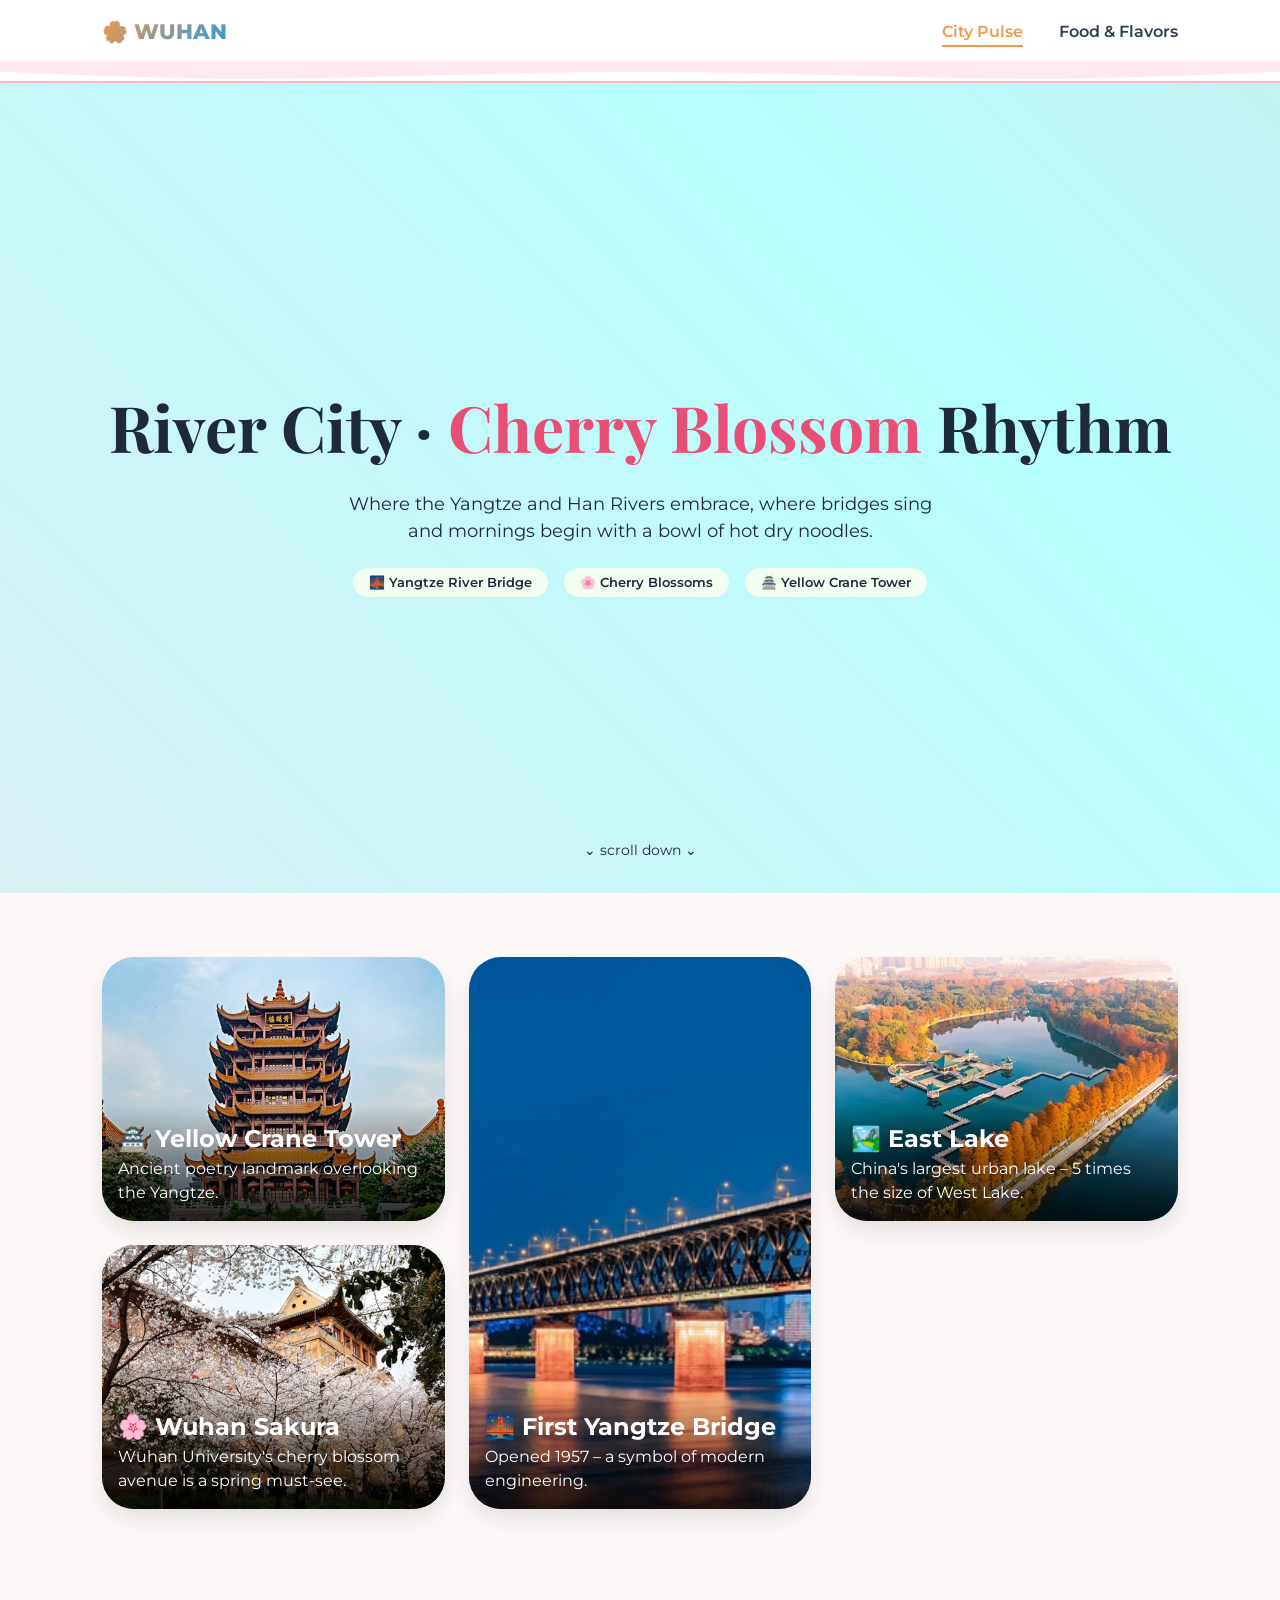
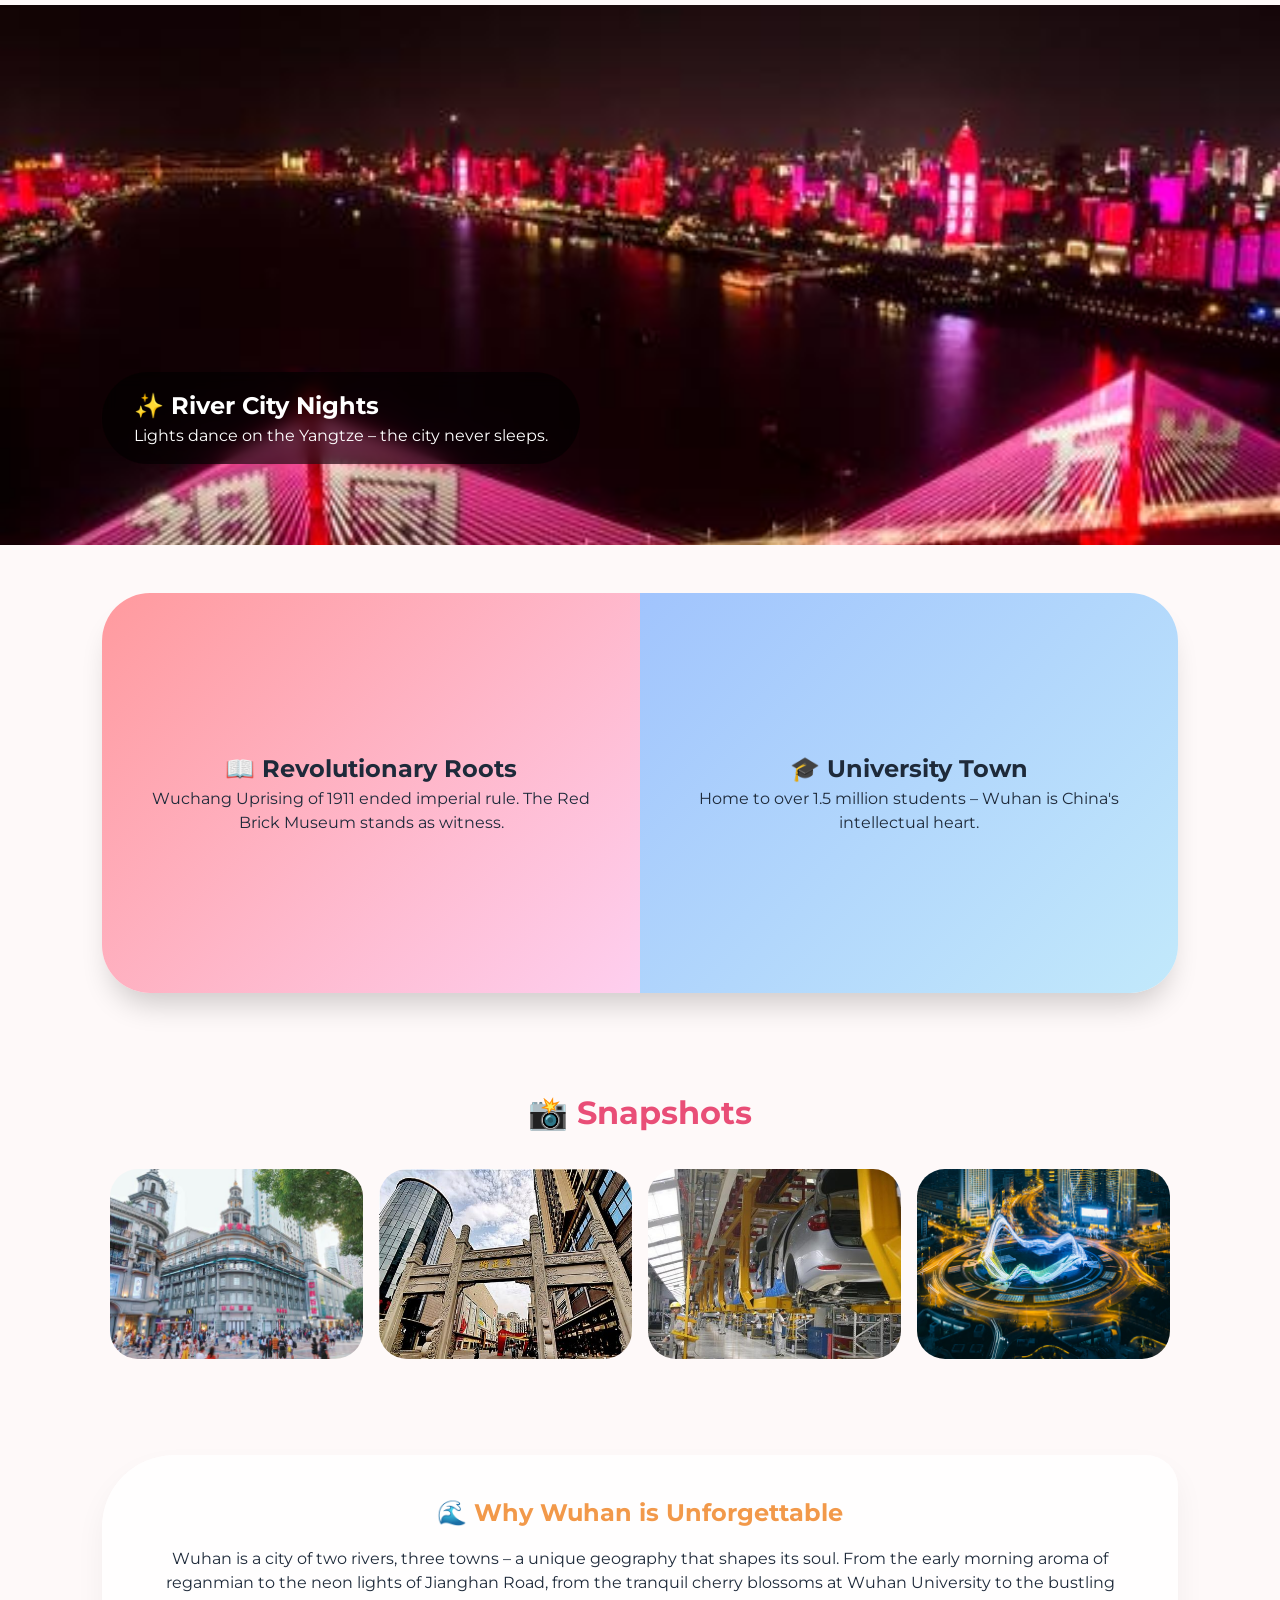
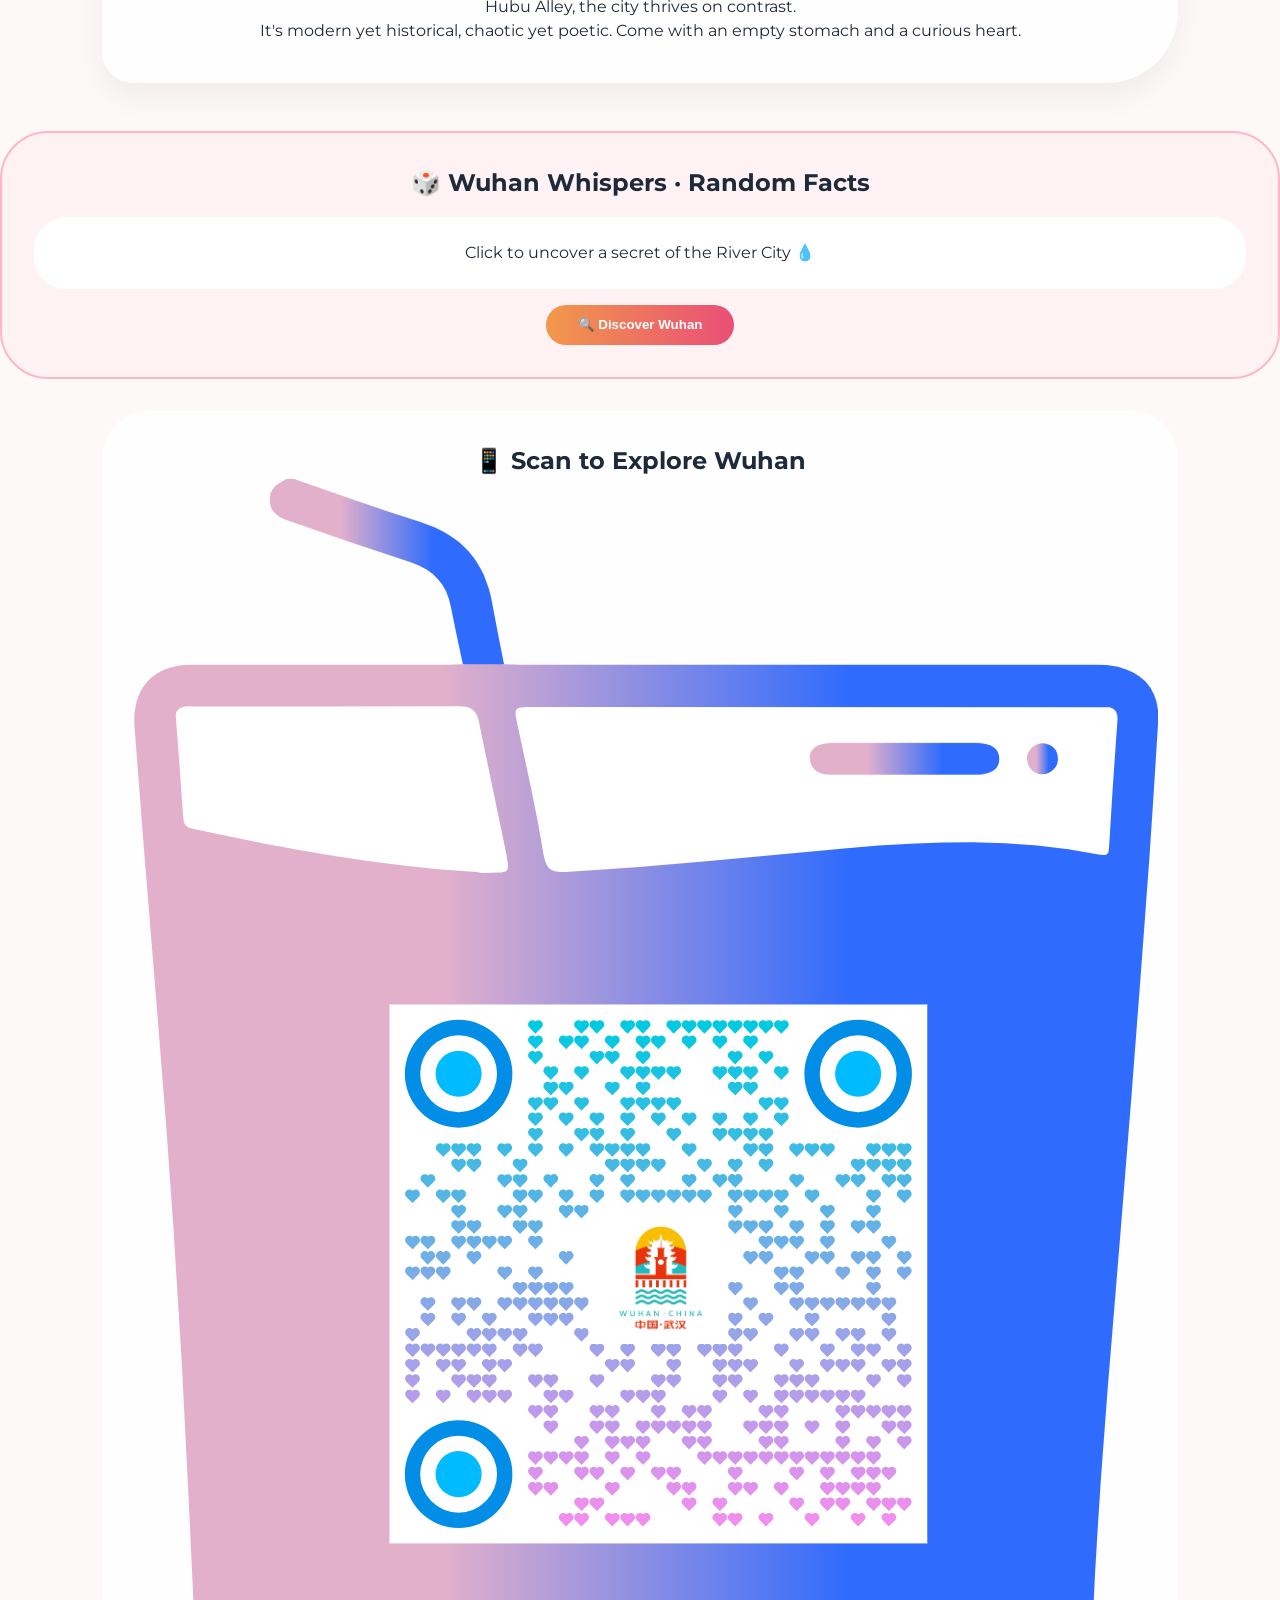
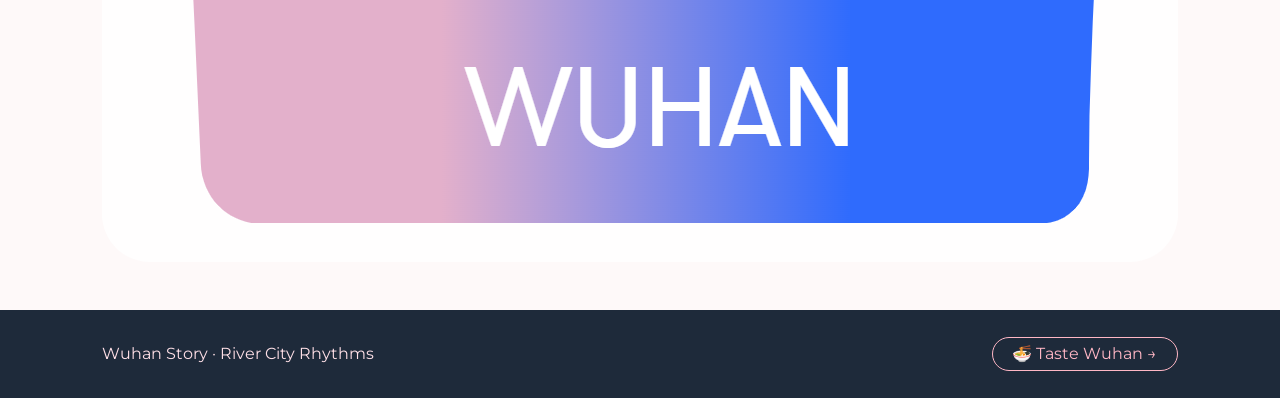
<file: index.html>
<!DOCTYPE html>
<html lang="en">
<head>
  <meta charset="UTF-8">
  <meta name="viewport" content="width=device-width, initial-scale=1.0, user-scalable=yes">
  <title>Wuhan · River City · Cherry Blossom Dreams</title>
  <link rel="stylesheet" href="style.css">
  <link href="https://fonts.googleapis.com/css2?family=Montserrat:wght@300;400;500;600;700;800&family=Playfair+Display:wght@400;500;600;700&display=swap" rel="stylesheet">
<!-- Google tag (gtag.js) -->
<script async src="https://www.googletagmanager.com/gtag/js?id=G-E5EMTYTDRP"></script>
<script>
  window.dataLayer = window.dataLayer || [];
  function gtag(){dataLayer.push(arguments);}
  gtag('js', new Date());

  gtag('config', 'G-E5EMTYTDRP');
</script>
</head>
<body class="wuhan-page">

<header class="header-wave">
  <div class="header-container">
    <div class="logo">🌸 WUHAN</div>
    <nav>
      <a href="index.html" class="active">City Pulse</a>
      <a href="food.html">Food & Flavors</a>
    </nav>
  </div>
  <svg class="wave-separator" viewBox="0 0 1440 60" preserveAspectRatio="none">
    <path fill="#FFB7C5" fill-opacity="0.3" d="M0,32L48,37.3C96,43,192,53,288,53.3C384,53,480,43,576,37.3C672,32,768,32,864,37.3C960,43,1056,53,1152,53.3C1248,53,1344,43,1392,37.3L1440,32L1440,0L1392,0C1344,0,1248,0,1152,0C1056,0,960,0,864,0C768,0,672,0,576,0C480,0,384,0,288,0C192,0,96,0,48,0L0,0Z"></path>
  </svg>
</header>

<!-- Animated gradient hero -->
<section class="hero-wuhan">
  <div class="hero-bg-animate"></div>
  <div class="hero-content">
    <h1>River City · <span class="pink">Cherry Blossom</span> Rhythm</h1>
    <p>Where the Yangtze and Han Rivers embrace, where bridges sing and mornings begin with a bowl of hot dry noodles.</p>
    <div class="hero-badges">
      <span>🌉 Yangtze River Bridge</span>
      <span>🌸 Cherry Blossoms</span>
      <span>🏯 Yellow Crane Tower</span>
    </div>
  </div>
  <div class="scroll-float">⌄ scroll down ⌄</div>
</section>

<!-- Waterfall grid (wishlist buttons removed) -->
<section class="waterfall-grid">
  <div class="waterfall-item" data-name="Yellow Crane Tower">
    <img src="images/yellowcrane.jpg" alt="Yellow Crane Tower">
    <div class="waterfall-caption">
      <h2>🏯 Yellow Crane Tower</h2>
      <p>Ancient poetry landmark overlooking the Yangtze.</p>
    </div>
  </div>
  <div class="waterfall-item tall" data-name="Yangtze River Bridge">
    <img src="images/yangtzebridge.jpg" alt="Yangtze River Bridge">
    <div class="waterfall-caption">
      <h2>🌉 First Yangtze Bridge</h2>
      <p>Opened 1957 – a symbol of modern engineering.</p>
    </div>
  </div>
  <div class="waterfall-item" data-name="East Lake">
    <img src="images/eastlake.jpg" alt="East Lake">
    <div class="waterfall-caption">
      <h2>🏞️ East Lake</h2>
      <p>China's largest urban lake – 5 times the size of West Lake.</p>
    </div>
  </div>
  <div class="waterfall-item" data-name="Wuhan University Sakura">
    <img src="images/sakura.jpg" alt="Cherry Blossoms">
    <div class="waterfall-caption">
      <h2>🌸 Wuhan Sakura</h2>
      <p>Wuhan University's cherry blossom avenue is a spring must-see.</p>
    </div>
  </div>
</section>

<!-- Floating parallax section -->
<section class="float-parallax">
  <div class="parallax-bg"></div>
  <div class="parallax-text">
    <h2>✨ River City Nights</h2>
    <p>Lights dance on the Yangtze – the city never sleeps.</p>
  </div>
</section>

<!-- Split screen history & modernity -->
<section class="split-reveal">
  <div class="split-left">
    <div class="split-content">
      <h2>📖 Revolutionary Roots</h2>
      <p>Wuchang Uprising of 1911 ended imperial rule. The Red Brick Museum stands as witness.</p>
    </div>
  </div>
  <div class="split-right">
    <div class="split-content">
      <h2>🎓 University Town</h2>
      <p>Home to over 1.5 million students – Wuhan is China's intellectual heart.</p>
    </div>
  </div>
</section>

<!-- Mosaic gallery -->
<section class="mosaic-tilt">
  <div class="mosaic-title">📸 Snapshots</div>
  <div class="mosaic-flex">
    <img src="images/jianghanroad.jpg" alt="Jianghan Road">
    <img src="images/hanzhengjie.jpg" alt="Hanzheng Street">
    <img src="images/zhuankou.jpg" alt="Zhuankou Auto Hub">
    <img src="images/guanggu.jpg" alt="Optics Valley">
  </div>
</section>

<!-- Cultural insight -->
<section class="bubble-text">
  <h2>🌊 Why Wuhan is Unforgettable</h2>
  <p>Wuhan is a city of two rivers, three towns – a unique geography that shapes its soul. From the early morning aroma of reganmian to the neon lights of Jianghan Road, from the tranquil cherry blossoms at Wuhan University to the bustling Hubu Alley, the city thrives on contrast.</p>
  <p>It's modern yet historical, chaotic yet poetic. Come with an empty stomach and a curious heart.</p>
</section>

<!-- Random facts interactive -->
<section class="interactive-module wuhan-module">
  <div class="module-inner">
    <h2>🎲 Wuhan Whispers · Random Facts</h2>
    <div class="fact-card" id="factDisplay">
      <p id="funFactText">Click to uncover a secret of the River City 💧</p>
    </div>
    <button class="vibrant-btn" id="randomFactBtn">🔍 Discover Wuhan</button>
  </div>
</section>

<section class="qr-center wuhan-qr">
  <h2>📱 Scan to Explore Wuhan</h2>
  <img src="images/qr.png" alt="QR code">
</section>

<footer class="footer-wuhan">
  <p>Wuhan Story · River City Rhythms</p>
  <div class="footer-actions">
    <a href="food.html" class="footer-link">🍜 Taste Wuhan →</a>
<div id="exitModal" class="exit-modal">
  <div class="exit-modal-box">
    <h2>Wait a moment 🌸</h2>
    <p>Why not explore a little more before leaving?</p>
    <div class="exit-actions">
      <button id="stayBtn">Stay & Explore</button>
      <button id="leaveBtn">Leave Anyway</button>
    </div>
  </div>
</div>
</footer>

<div id="toastMsg" class="toast-message"></div>
<div id="lightbox" class="lightbox">
  <span class="close-lightbox">&times;</span>
  <img class="lightbox-content" id="lightbox-img">
</div>

<script src="script.js"></script>
</body>
</html>
</file>
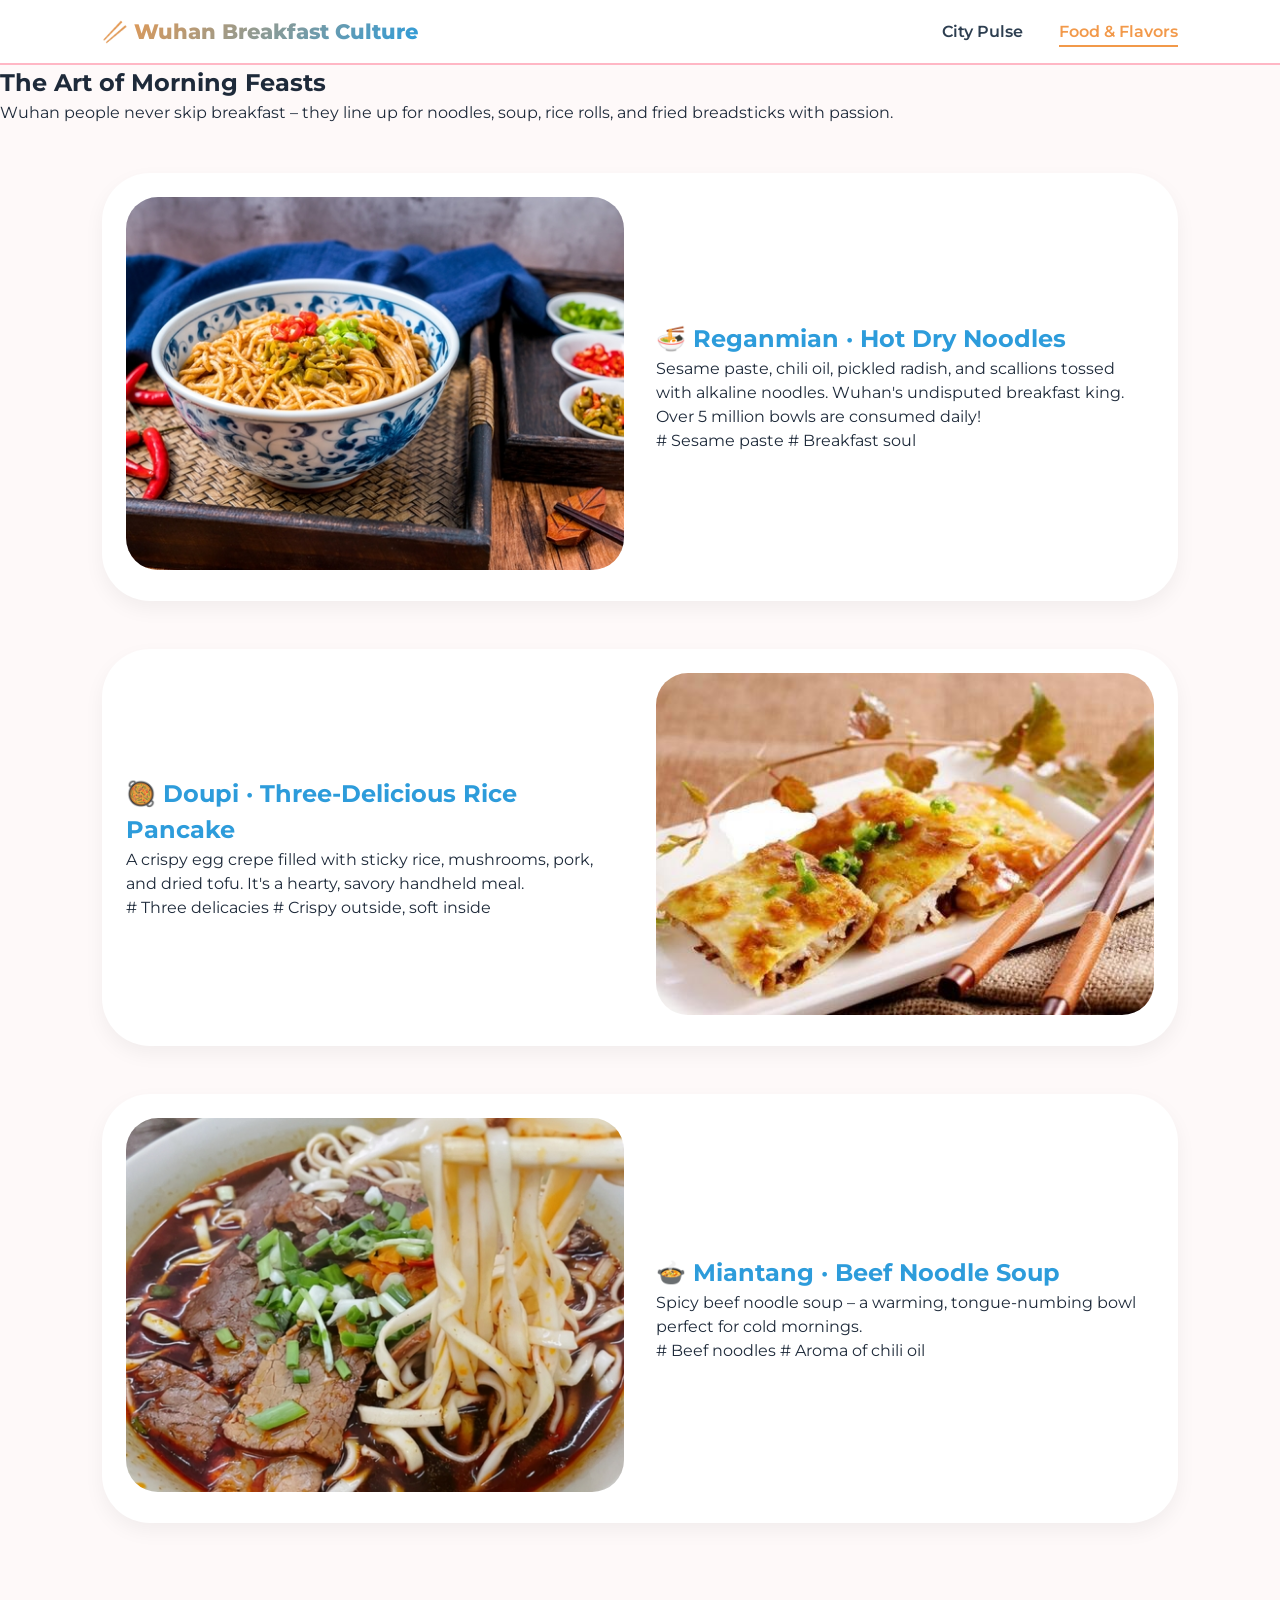
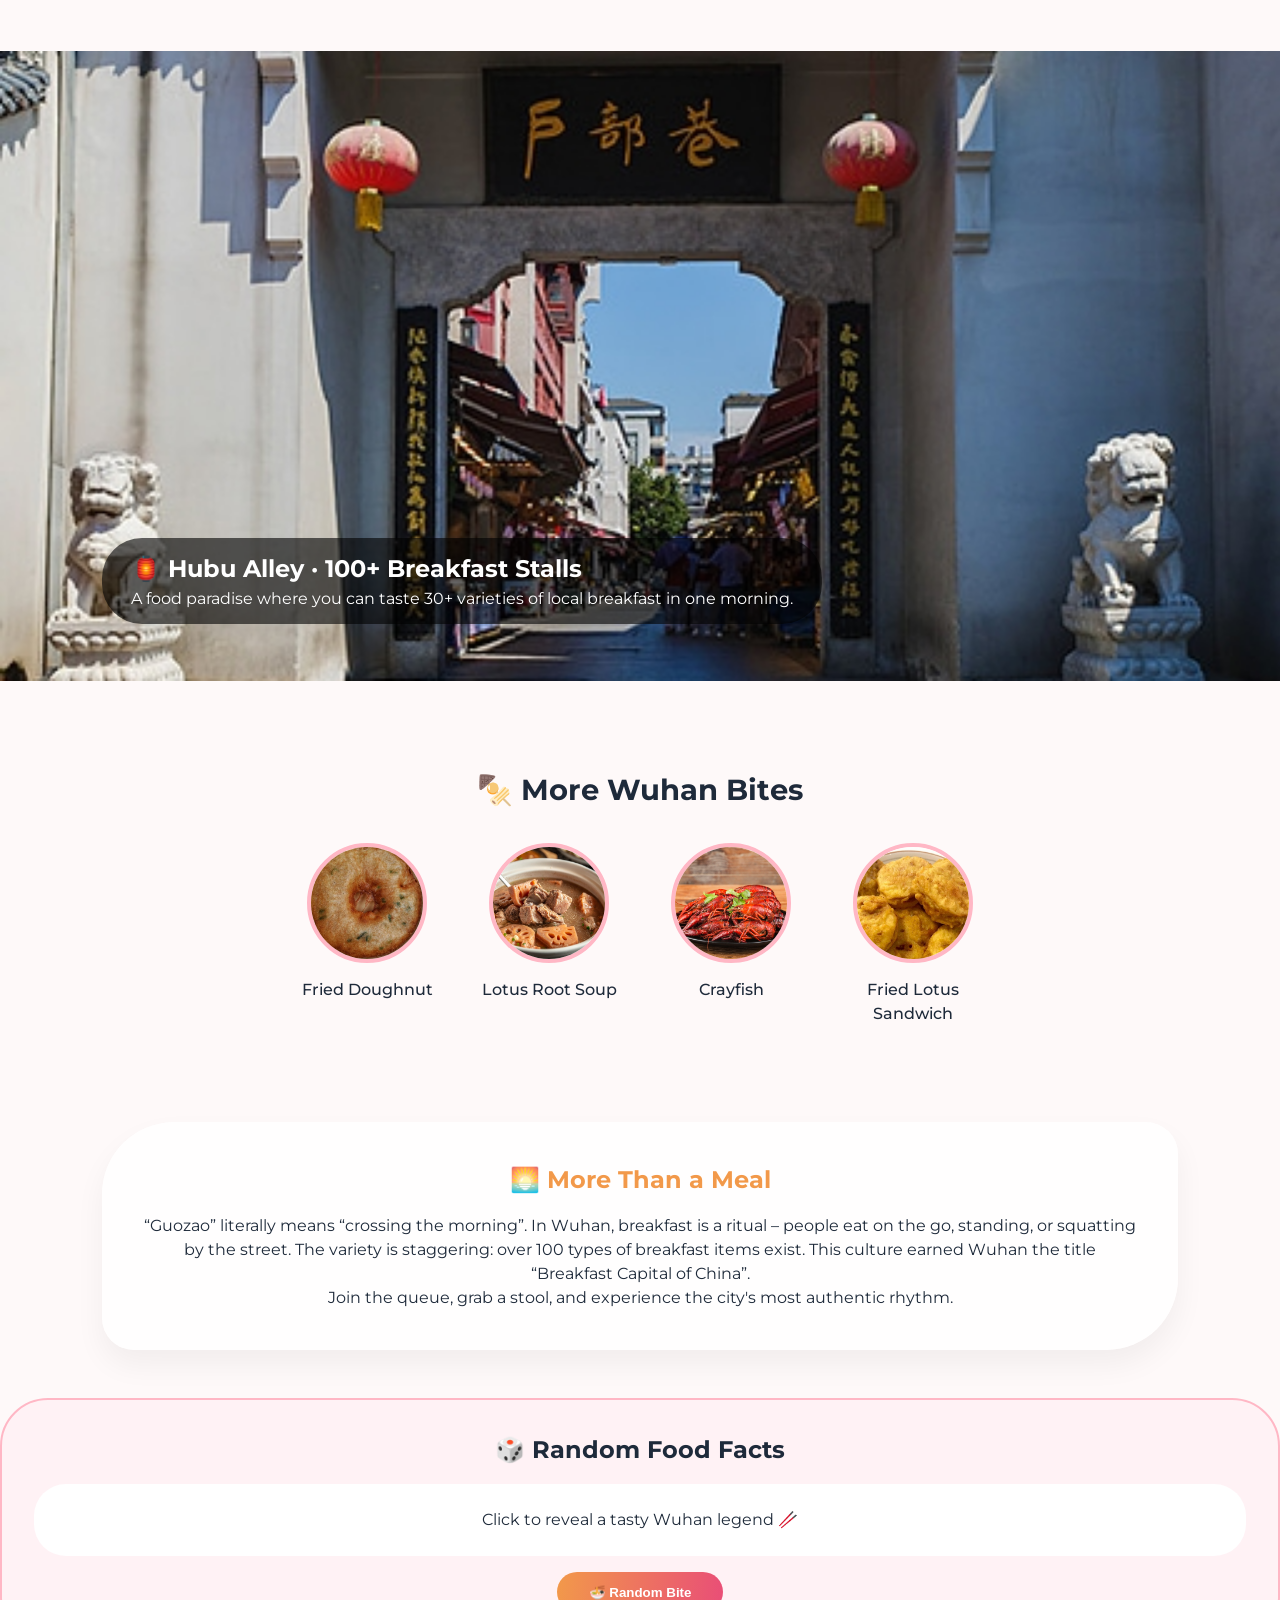
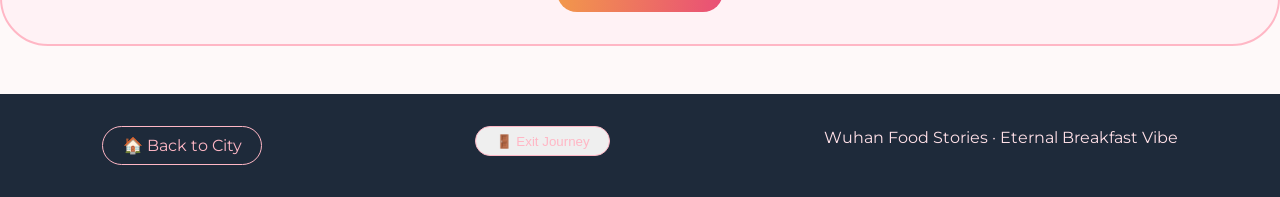
<file: food.html>
<!DOCTYPE html>
<html lang="en">
<head>
  <meta charset="UTF-8">
  <meta name="viewport" content="width=device-width, initial-scale=1.0">
  <title>Wuhan Food · Breakfast of Champions</title>
  <link rel="stylesheet" href="style.css">
  <link href="https://fonts.googleapis.com/css2?family=Montserrat:wght@300;400;500;600;700;800&family=Playfair+Display:wght@400;500;600;700&display=swap" rel="stylesheet">
</head>
<body class="wuhan-page food-wuhan">

<header class="header-wave">
  <div class="header-container">
    <div class="logo">🥢 Wuhan Breakfast Culture</div>
    <nav>
      <a href="index.html">City Pulse</a>
      <a href="food.html" class="active">Food & Flavors</a>
    </nav>
  </div>
</header>

<section class="food-hero-wuhan">
  <div class="food-hero-bg"></div>
  <div class="food-hero-content">
    <h1>The Art of Morning Feasts</h1>
    <p>Wuhan people never skip breakfast – they line up for noodles, soup, rice rolls, and fried breadsticks with passion.</p>
  </div>
</section>

<section class="card-stack">
  <div class="stack-card">
    <div class="stack-img"><img src="images/reganmian.jpg" alt="Hot Dry Noodles"></div>
    <div class="stack-text">
      <h2>🍜 Reganmian · Hot Dry Noodles</h2>
      <p>Sesame paste, chili oil, pickled radish, and scallions tossed with alkaline noodles. Wuhan's undisputed breakfast king. Over 5 million bowls are consumed daily!</p>
      <div class="food-tag"># Sesame paste # Breakfast soul</div>
    </div>
  </div>
  <div class="stack-card reverse">
    <div class="stack-img"><img src="images/doupi.jpg" alt="Doupi"></div>
    <div class="stack-text">
      <h2>🥘 Doupi · Three-Delicious Rice Pancake</h2>
      <p>A crispy egg crepe filled with sticky rice, mushrooms, pork, and dried tofu. It's a hearty, savory handheld meal.</p>
      <div class="food-tag"># Three delicacies # Crispy outside, soft inside</div>
    </div>
  </div>
  <div class="stack-card">
    <div class="stack-img"><img src="images/miantang.jpg" alt="Beef Noodle Soup"></div>
    <div class="stack-text">
      <h2>🍲 Miantang · Beef Noodle Soup</h2>
      <p>Spicy beef noodle soup – a warming, tongue-numbing bowl perfect for cold mornings.</p>
      <div class="food-tag"># Beef noodles # Aroma of chili oil</div>
    </div>
  </div>
</section>

<section class="morning-market">
  <img src="images/hubu_alley.jpg" alt="Hubu Alley breakfast street">
  <div class="market-caption">
    <h2>🏮 Hubu Alley · 100+ Breakfast Stalls</h2>
    <p>A food paradise where you can taste 30+ varieties of local breakfast in one morning.</p>
  </div>
</section>

<section class="snack-circle">
  <div class="circle-title">🍢 More Wuhan Bites</div>
  <div class="circle-grid">
    <div class="circle-item">
      <img src="images/mianwo.jpg" alt="Mianwo">
      <span>Fried Doughnut</span>
    </div>
    <div class="circle-item">
      <img src="images/shagulou.jpg" alt="Lotus Root Soup">
      <span>Lotus Root Soup</span>
    </div>
    <div class="circle-item">
      <img src="images/xiaolongxia.jpg" alt="Crayfish">
      <span>Crayfish</span>
    </div>
    <div class="circle-item">
      <img src="images/lianou.jpg" alt="Fried Lotus Sandwich">
      <span>Fried Lotus Sandwich</span>
    </div>
  </div>
</section>

<section class="bubble-text">
  <h2>🌅 More Than a Meal</h2>
  <p>“Guozao” literally means “crossing the morning”. In Wuhan, breakfast is a ritual – people eat on the go, standing, or squatting by the street. The variety is staggering: over 100 types of breakfast items exist. This culture earned Wuhan the title “Breakfast Capital of China”.</p>
  <p>Join the queue, grab a stool, and experience the city's most authentic rhythm.</p>
</section>

<section class="interactive-module wuhan-module">
  <div class="module-inner">
    <h2>🎲 Random Food Facts</h2>
    <div class="fact-card" id="foodFactDisplay">
      <p id="funFactText">Click to reveal a tasty Wuhan legend 🥢</p>
    </div>
    <button class="vibrant-btn" id="randomFoodFactBtn">🍜 Random Bite</button>
  </div>
</section>

<footer class="footer-wuhan">
  <a href="index.html" class="footer-link">🏠 Back to City</a>
  <div class="footer-actions">
    <button id="exitSiteBtn" class="footer-link exit-btn">🚪 Exit Journey</button>
  </div>
  <p>Wuhan Food Stories · Eternal Breakfast Vibe</p>
</footer>

<div id="toastMsg" class="toast-message"></div>
<div id="lightbox" class="lightbox">
  <span class="close-lightbox">&times;</span>
  <img class="lightbox-content" id="lightbox-img">
</div>

<script src="script.js"></script>
</body>
</html>
</file>
<file: style.css>
* {
  margin: 0;
  padding: 0;
  box-sizing: border-box;
}

body {
  font-family: 'Montserrat', sans-serif;
  background: linear-gradient(145deg, #FFF0F5 0%, #E6F7FF 100%);
  color: #1E2A3A;
  line-height: 1.5;
  overflow-x: hidden;
}

.wuhan-page {
  background: #FEF9F9;
}

/* ========== HEADER WITH WAVE ========== */
.header-wave {
  position: sticky;
  top: 0;
  z-index: 100;
  background: rgba(255, 255, 255, 0.96);
  backdrop-filter: blur(12px);
  border-bottom: 2px solid #FFB7C5;
}
.header-container {
  display: flex;
  justify-content: space-between;
  align-items: center;
  padding: 1rem 8%;
}
.logo {
  font-size: 1.3rem;
  font-weight: 800;
  background: linear-gradient(135deg, #F2994A, #2D9CDB);
  background-clip: text;
  -webkit-background-clip: text;
  color: transparent;
}
nav a {
  color: #2D3E50;
  text-decoration: none;
  margin-left: 2rem;
  font-weight: 600;
  transition: 0.2s;
  padding-bottom: 4px;
  border-bottom: 2px solid transparent;
}
nav a.active, nav a:hover {
  border-bottom-color: #F2994A;
  color: #F2994A;
}
.wave-separator {
  display: block;
  width: 100%;
  height: 20px;
  margin-top: -2px;
}

/* ========== HERO ANIMATED ========== */
.hero-wuhan {
  min-height: 90vh;
  position: relative;
  display: flex;
  align-items: center;
  justify-content: center;
  text-align: center;
  overflow: hidden;
}
.hero-bg-animate {
  position: absolute;
  top: 0;
  left: 0;
  width: 100%;
  height: 100%;
  background: linear-gradient(45deg, #FFDEE9, #B5FFFC, #FFB7C5);
  background-size: 300% 300%;
  animation: gradientShift 10s ease infinite;
  z-index: -2;
}
@keyframes gradientShift {
  0% { background-position: 0% 50%; }
  50% { background-position: 100% 50%; }
  100% { background-position: 0% 50%; }
}
.hero-content {
  z-index: 2;
  padding: 2rem;
}
.hero-content h1 {
  font-size: clamp(2.2rem, 7vw, 4rem);
  font-family: 'Playfair Display', serif;
  font-weight: 700;
  color: #1E2A3A;
}
.pink {
  color: #E94E77;
}
.hero-content p {
  max-width: 600px;
  margin: 1rem auto;
  font-size: 1.1rem;
}
.hero-badges {
  display: flex;
  gap: 1rem;
  justify-content: center;
  flex-wrap: wrap;
  margin-top: 1.5rem;
}
.hero-badges span {
  background: rgba(255,255,240,0.8);
  backdrop-filter: blur(4px);
  padding: 0.3rem 1rem;
  border-radius: 40px;
  font-size: 0.8rem;
  font-weight: 600;
}
.scroll-float {
  position: absolute;
  bottom: 2rem;
  animation: float 2s infinite;
  font-size: 0.9rem;
}
@keyframes float {
  0%,100%{ transform: translateY(0);}
  50%{ transform: translateY(10px);}
}

/* ========== WATERFALL GRID (unique) ========== */
.waterfall-grid {
  display: grid;
  grid-template-columns: repeat(3, 1fr);
  gap: 1.5rem;
  padding: 4rem 8%;
  grid-auto-rows: minmax(250px, auto);
}
.waterfall-item {
  position: relative;
  border-radius: 32px;
  overflow: hidden;
  transition: 0.3s;
  box-shadow: 0 10px 20px rgba(0,0,0,0.1);
}
.waterfall-item img {
  width: 100%;
  height: 100%;
  object-fit: cover;
  transition: 0.4s;
}
.waterfall-item:hover img {
  transform: scale(1.05);
}
.waterfall-item.tall {
  grid-row: span 2;
}
.waterfall-caption {
  position: absolute;
  bottom: 0;
  left: 0;
  right: 0;
  background: linear-gradient(to top, #000000CC, transparent);
  padding: 1rem;
  color: white;
}
@media (max-width: 768px) {
  .waterfall-grid { grid-template-columns: 1fr; gap: 1rem; }
  .waterfall-item.tall { grid-row: span 1; }
}

/* ========== FLOATING PARALLAX ========== */
.float-parallax {
  position: relative;
  height: 60vh;
  margin: 2rem 0;
  overflow: hidden;
}
.parallax-bg {
  position: absolute;
  top: 0;
  left: 0;
  width: 100%;
  height: 120%;
  background: url('images/wuhan_night.jpg') center/cover no-repeat;
  transform: translateY(0);
  transition: transform 0.1s linear;
  will-change: transform;
}
.parallax-text {
  position: absolute;
  bottom: 15%;
  left: 8%;
  background: rgba(0,0,0,0.6);
  backdrop-filter: blur(8px);
  padding: 1rem 2rem;
  border-radius: 60px;
  color: white;
}

/* ========== SPLIT REVEAL (hover effect) ========== */
.split-reveal {
  display: flex;
  min-height: 400px;
  margin: 3rem 8%;
  border-radius: 48px;
  overflow: hidden;
  box-shadow: 0 20px 30px -10px rgba(0,0,0,0.2);
}
.split-left, .split-right {
  flex: 1;
  display: flex;
  align-items: center;
  justify-content: center;
  text-align: center;
  transition: 0.4s;
  background-size: cover;
  background-position: center;
}
.split-left {
  background: linear-gradient(135deg, #FF9A9E, #FECFEF);
}
.split-right {
  background: linear-gradient(135deg, #A1C4FD, #C2E9FB);
}
.split-content {
  padding: 2rem;
}
.split-left:hover, .split-right:hover {
  flex: 1.2;
}
@media (max-width: 768px) {
  .split-reveal { flex-direction: column; }
}

/* ========== MOSAIC TILT ========== */
.mosaic-tilt {
  padding: 3rem 8%;
}
.mosaic-title {
  font-size: 2rem;
  font-weight: 700;
  text-align: center;
  margin-bottom: 2rem;
  color: #E94E77;
}
.mosaic-flex {
  display: flex;
  flex-wrap: wrap;
  gap: 1rem;
  justify-content: center;
}
.mosaic-flex img {
  width: calc(25% - 1rem);
  min-width: 180px;
  border-radius: 28px;
  transition: 0.3s;
  transform: rotate(0deg);
}
.mosaic-flex img:hover {
  transform: rotate(2deg) scale(1.02);
  box-shadow: 0 15px 25px rgba(0,0,0,0.2);
}
@media (max-width: 768px) {
  .mosaic-flex img { width: calc(50% - 1rem); }
}

/* ========== BUBBLE TEXT (rounded card) ========== */
.bubble-text {
  background: #FFFFFFCC;
  backdrop-filter: blur(8px);
  margin: 3rem 8%;
  padding: 2.5rem;
  border-radius: 72px 32px 72px 32px;
  box-shadow: 0 15px 30px rgba(0,0,0,0.05);
  text-align: center;
}
.bubble-text h2 {
  color: #F2994A;
  margin-bottom: 1rem;
}

/* ========== CARD STACK (food page) ========== */
.card-stack {
  padding: 3rem 8%;
}
.stack-card {
  display: flex;
  align-items: center;
  gap: 2rem;
  margin-bottom: 3rem;
  background: white;
  border-radius: 48px;
  padding: 1.5rem;
  box-shadow: 0 8px 20px rgba(0,0,0,0.05);
  transition: 0.3s;
}
.stack-card.reverse {
  flex-direction: row-reverse;
}
.stack-img {
  flex: 1;
}
.stack-img img {
  width: 100%;
  border-radius: 32px;
}
.stack-text {
  flex: 1;
}
.stack-text h2 {
  color: #2D9CDB;
}
@media (max-width: 768px) {
  .stack-card, .stack-card.reverse { flex-direction: column; }
}

/* ========== MORNING MARKET FULL ========== */
.morning-market {
  position: relative;
  margin: 2rem 0;
}
.morning-market img {
  width: 100%;
  max-height: 70vh;
  object-fit: cover;
}
.market-caption {
  position: absolute;
  bottom: 10%;
  left: 8%;
  background: rgba(0,0,0,0.6);
  padding: 0.8rem 1.8rem;
  border-radius: 40px;
  color: white;
}

/* ========== CIRCLE GRID (snacks) ========== */
.snack-circle {
  padding: 3rem 8%;
}
.circle-title {
  text-align: center;
  font-size: 1.8rem;
  font-weight: 700;
  margin-bottom: 2rem;
}
.circle-grid {
  display: flex;
  flex-wrap: wrap;
  gap: 2rem;
  justify-content: center;
}
.circle-item {
  text-align: center;
  width: 150px;
}
.circle-item img {
  width: 120px;
  height: 120px;
  object-fit: cover;
  border-radius: 50%;
  border: 4px solid #FFB7C5;
  transition: 0.3s;
}
.circle-item img:hover {
  transform: scale(1.05);
  border-color: #F2994A;
}
.circle-item span {
  display: block;
  margin-top: 0.5rem;
  font-weight: 500;
}

/* ========== INTERACTIVE MODULE (Wuhan version) ========== */
.wuhan-module .module-inner {
  background: #FFF2F5;
  border-radius: 48px;
  padding: 2rem;
  text-align: center;
  border: 2px solid #FFB7C5;
}
.wuhan-module .fact-card {
  background: white;
  color: #1E2A3A;
  padding: 1.5rem;
  border-radius: 32px;
  margin: 1rem 0;
}
.vibrant-btn {
  background: linear-gradient(95deg, #F2994A, #E94E77);
  border: none;
  padding: 0.8rem 2rem;
  border-radius: 60px;
  font-weight: bold;
  color: white;
  cursor: pointer;
  transition: 0.2s;
}
.vibrant-btn:hover {
  transform: scale(1.02);
  box-shadow: 0 8px 18px rgba(233,78,119,0.4);
}
.qr-center.wuhan-qr {
  background: #FFFFFFDD;
  border-radius: 48px;
  margin: 2rem 8%;
  padding: 2rem;
  text-align: center;
}
.footer-wuhan {
  background: #1E2A3A;
  color: #FFE0E7;
  display: flex;
  justify-content: space-between;
  padding: 2rem 8%;
  margin-top: 3rem;
  flex-wrap: wrap;
}
.footer-link {
  color: #FFB7C5;
  text-decoration: none;
  border: 1px solid #FFB7C5;
  padding: 0.4rem 1.2rem;
  border-radius: 40px;
}
.lightbox {
  display: none;
  position: fixed;
  top:0; left:0;
  width:100%; height:100%;
  background: rgba(0,0,0,0.95);
  backdrop-filter: blur(12px);
  z-index: 1000;
  justify-content: center;
  align-items: center;
}
.lightbox-content {
  max-width: 85%;
  max-height: 85%;
  border-radius: 28px;
}
.close-lightbox {
  position: absolute;
  top: 30px; right: 40px;
  font-size: 40px;
  color: white;
  cursor: pointer;
}
.hidden {
  opacity: 0;
  transform: translateY(40px);
  transition: 0.7s cubic-bezier(0.2,0.9,0.4,1.1);
}
.show {
  opacity: 1;
  transform: translateY(0);
}
.exit-modal {
  position: fixed;
  top: 0;
  left: 0;
  width: 100%;
  height: 100%;
  background: rgba(0,0,0,0.6);
  display: none;
  justify-content: center;
  align-items: center;
  z-index: 2000;
}

.exit-modal-box {
  background: white;
  padding: 2rem;
  border-radius: 24px;
  text-align: center;
  max-width: 320px;
}

.exit-actions {
  margin-top: 1.5rem;
  display: flex;
  justify-content: space-between;
}

.exit-actions button {
  border: none;
  padding: 0.6rem 1.2rem;
  border-radius: 20px;
  cursor: pointer;
}

#stayBtn {
  background: #FFB7C5;
  color: white;
}

#leaveBtn {
  background: #ccc;
}
</file>
